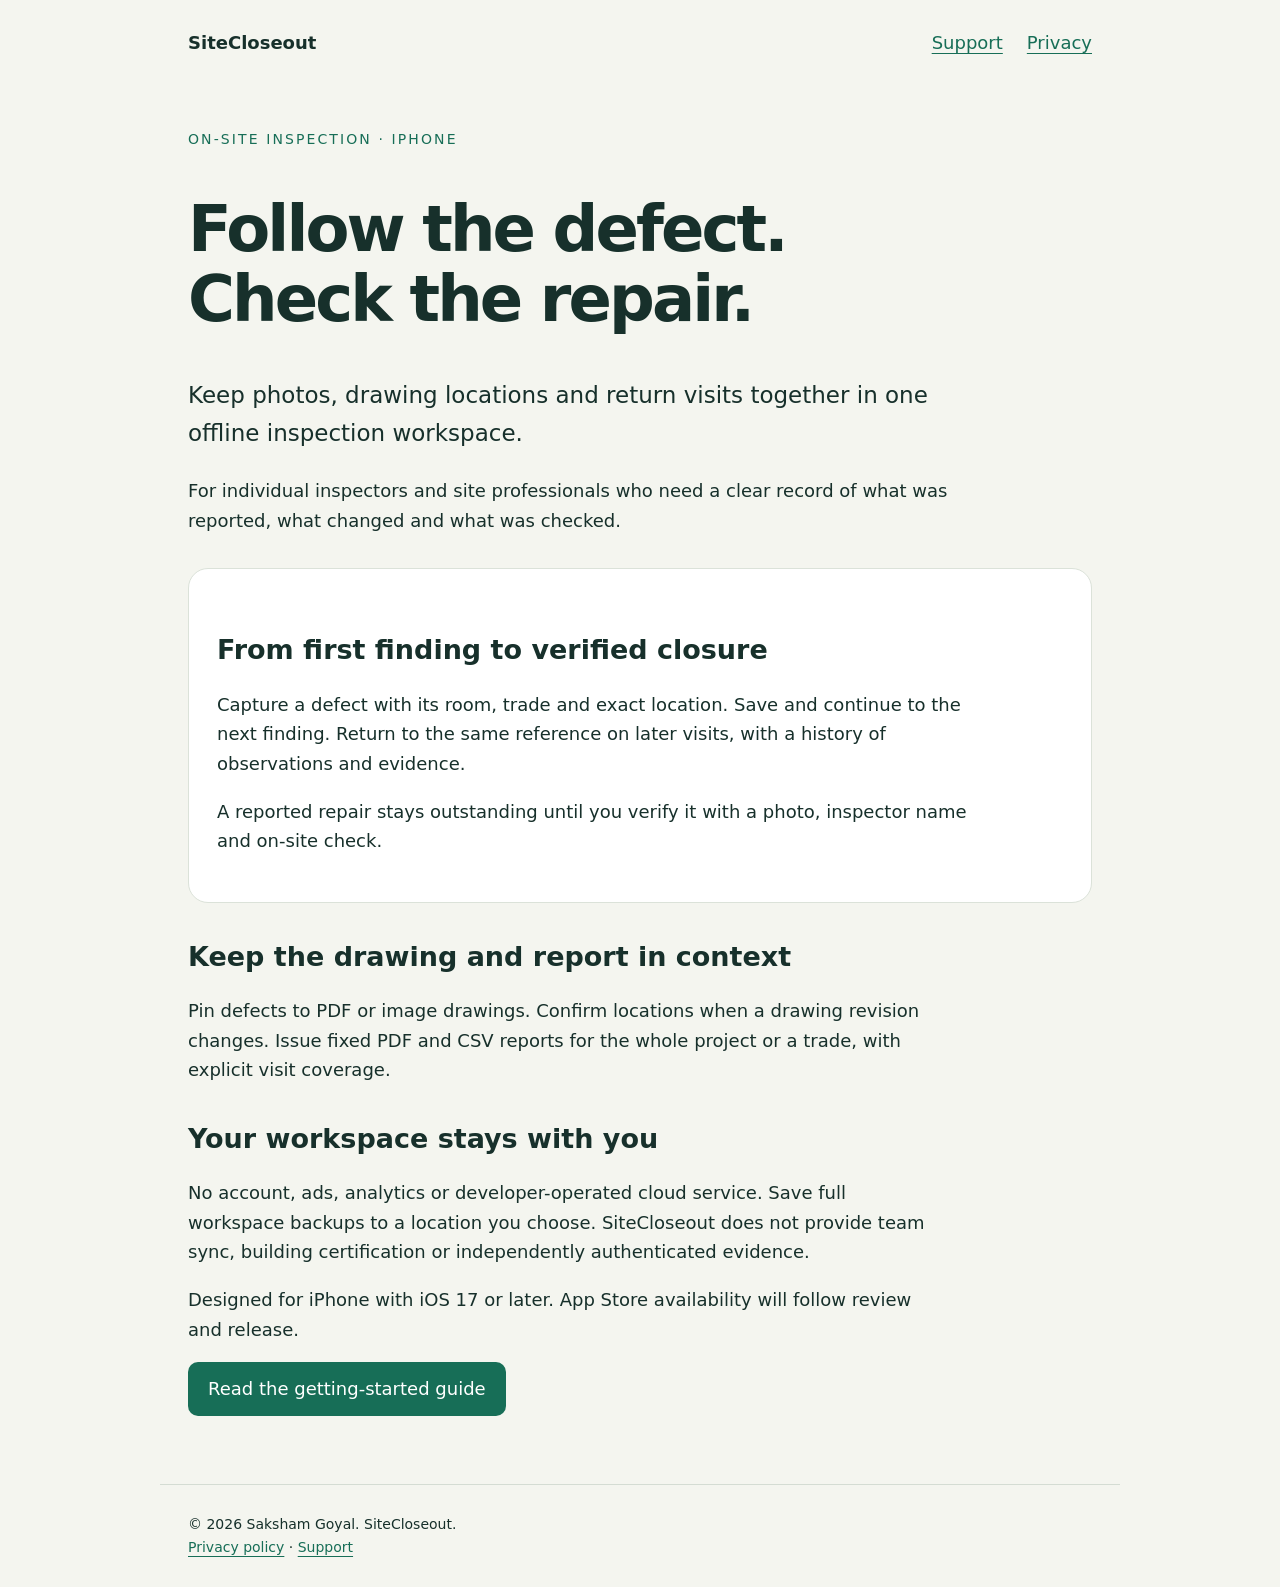
<file: index.html>
<!doctype html><html lang="en"><head><meta charset="utf-8"><meta name="viewport" content="width=device-width,initial-scale=1"><title>SiteCloseout — Inspection records that follow the repair</title><meta name="description" content="An offline iPhone workspace for site defects, return visits, drawing pins and inspection reports."><link rel="stylesheet" href="style.css"></head><body><header><strong>SiteCloseout</strong><nav aria-label="Main"><a href="support.html">Support</a><a href="privacy.html">Privacy</a></nav></header><main><p class="eyebrow">On-site inspection · iPhone</p><h1>Follow the defect.<br>Check the repair.</h1><p class="lead">Keep photos, drawing locations and return visits together in one offline inspection workspace.</p><p>For individual inspectors and site professionals who need a clear record of what was reported, what changed and what was checked.</p><div class="card"><h2>From first finding to verified closure</h2><p>Capture a defect with its room, trade and exact location. Save and continue to the next finding. Return to the same reference on later visits, with a history of observations and evidence.</p><p>A reported repair stays outstanding until you verify it with a photo, inspector name and on-site check.</p></div><h2>Keep the drawing and report in context</h2><p>Pin defects to PDF or image drawings. Confirm locations when a drawing revision changes. Issue fixed PDF and CSV reports for the whole project or a trade, with explicit visit coverage.</p><h2>Your workspace stays with you</h2><p>No account, ads, analytics or developer-operated cloud service. Save full workspace backups to a location you choose. SiteCloseout does not provide team sync, building certification or independently authenticated evidence.</p><p>Designed for iPhone with iOS 17 or later. App Store availability will follow review and release.</p><a class="button" href="support.html">Read the getting-started guide</a></main><footer>© 2026 Saksham Goyal. SiteCloseout.<br><a href="privacy.html">Privacy policy</a> · <a href="support.html">Support</a></footer></body></html>
</file>
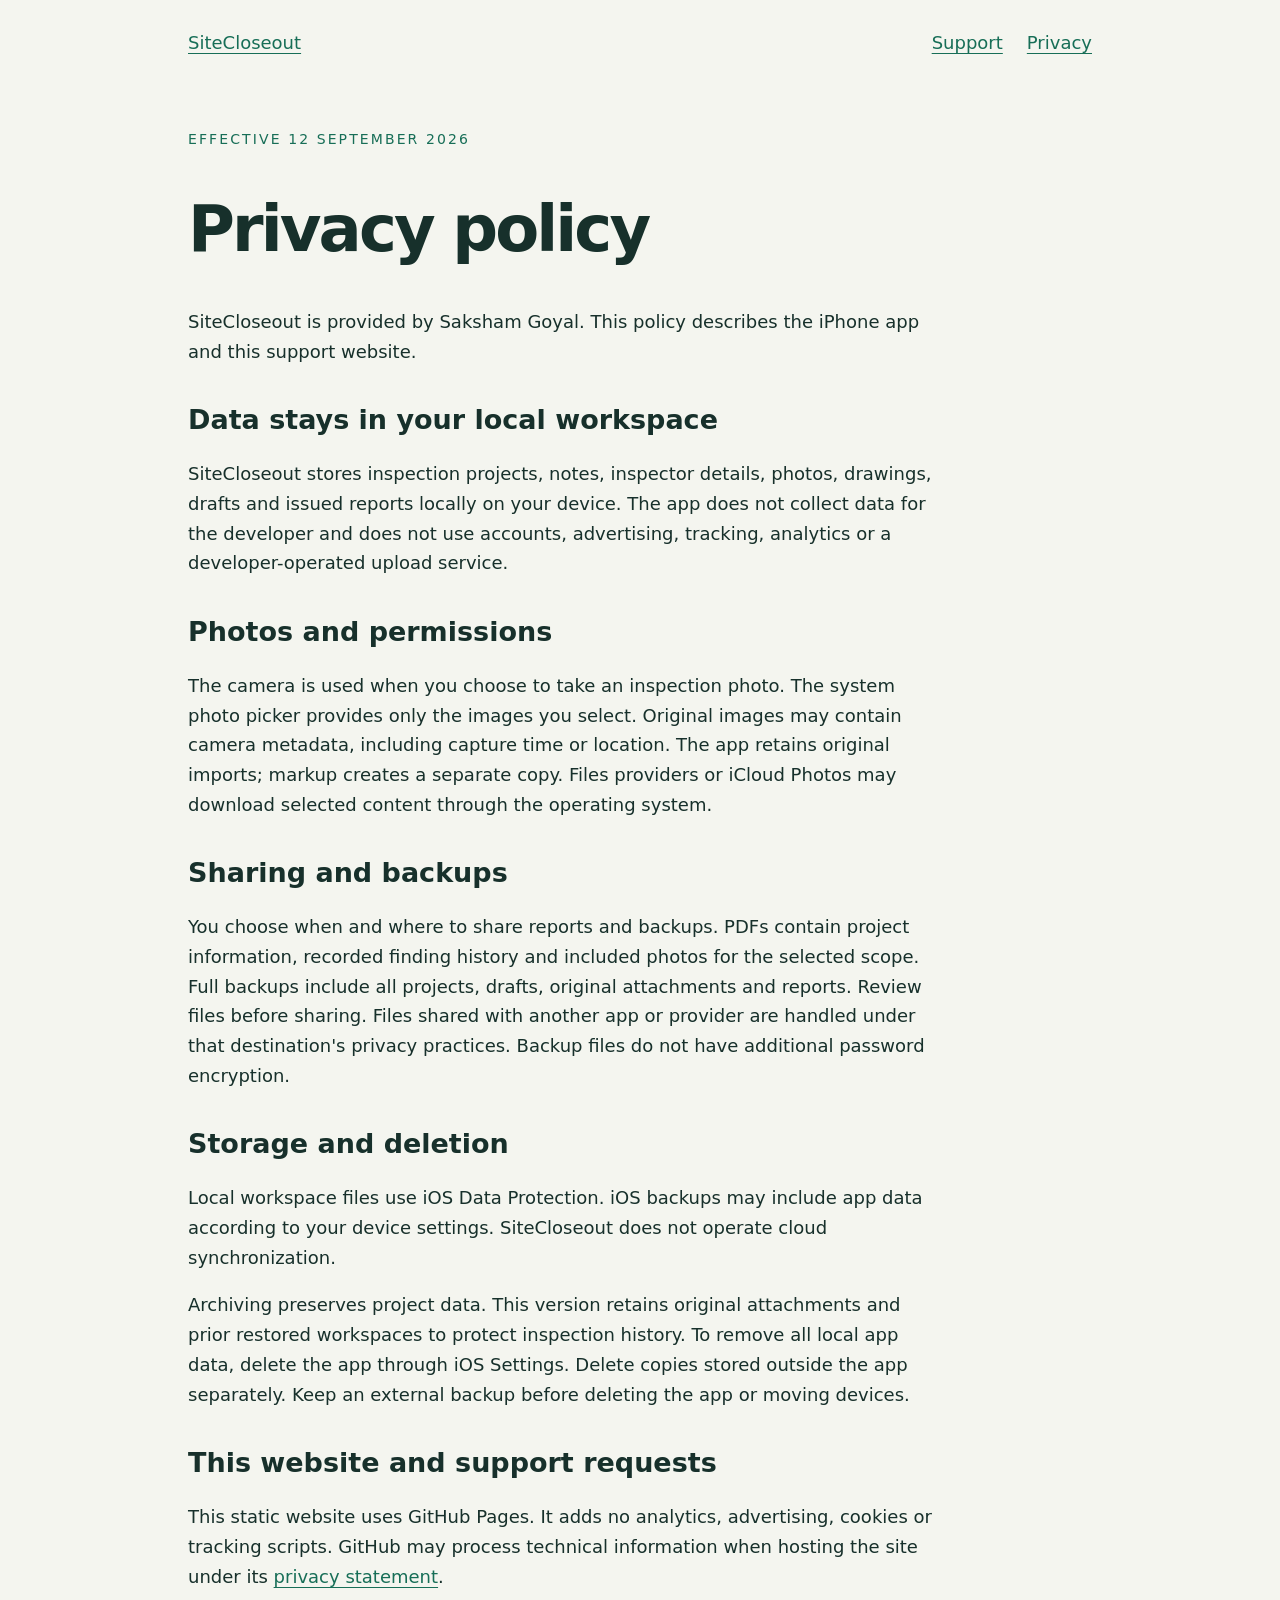
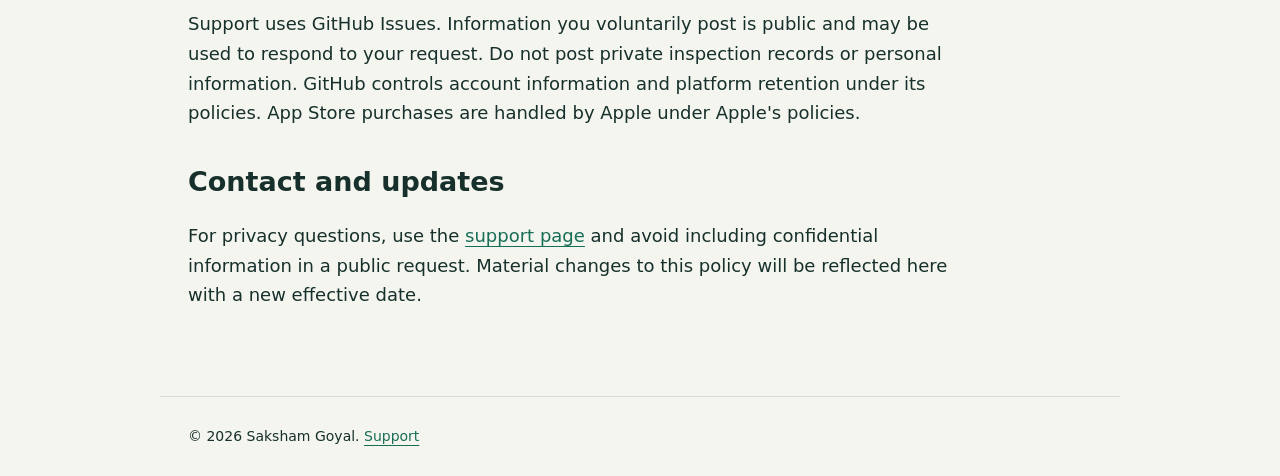
<file: privacy.html>
<!doctype html><html lang="en"><head><meta charset="utf-8"><meta name="viewport" content="width=device-width,initial-scale=1"><title>SiteCloseout Privacy Policy</title><link rel="stylesheet" href="style.css"></head><body><header><a href="index.html">SiteCloseout</a><nav aria-label="Main"><a href="support.html">Support</a><a href="privacy.html" aria-current="page">Privacy</a></nav></header><main><p class="eyebrow">Effective 12 September 2026</p><h1>Privacy policy</h1><p>SiteCloseout is provided by Saksham Goyal. This policy describes the iPhone app and this support website.</p><h2>Data stays in your local workspace</h2><p>SiteCloseout stores inspection projects, notes, inspector details, photos, drawings, drafts and issued reports locally on your device. The app does not collect data for the developer and does not use accounts, advertising, tracking, analytics or a developer-operated upload service.</p><h2>Photos and permissions</h2><p>The camera is used when you choose to take an inspection photo. The system photo picker provides only the images you select. Original images may contain camera metadata, including capture time or location. The app retains original imports; markup creates a separate copy. Files providers or iCloud Photos may download selected content through the operating system.</p><h2>Sharing and backups</h2><p>You choose when and where to share reports and backups. PDFs contain project information, recorded finding history and included photos for the selected scope. Full backups include all projects, drafts, original attachments and reports. Review files before sharing. Files shared with another app or provider are handled under that destination's privacy practices. Backup files do not have additional password encryption.</p><h2>Storage and deletion</h2><p>Local workspace files use iOS Data Protection. iOS backups may include app data according to your device settings. SiteCloseout does not operate cloud synchronization.</p><p>Archiving preserves project data. This version retains original attachments and prior restored workspaces to protect inspection history. To remove all local app data, delete the app through iOS Settings. Delete copies stored outside the app separately. Keep an external backup before deleting the app or moving devices.</p><h2>This website and support requests</h2><p>This static website uses GitHub Pages. It adds no analytics, advertising, cookies or tracking scripts. GitHub may process technical information when hosting the site under its <a href="https://docs.github.com/en/site-policy/privacy-policies/github-general-privacy-statement">privacy statement</a>.</p><p>Support uses GitHub Issues. Information you voluntarily post is public and may be used to respond to your request. Do not post private inspection records or personal information. GitHub controls account information and platform retention under its policies. App Store purchases are handled by Apple under Apple's policies.</p><h2>Contact and updates</h2><p>For privacy questions, use the <a href="support.html">support page</a> and avoid including confidential information in a public request. Material changes to this policy will be reflected here with a new effective date.</p></main><footer>© 2026 Saksham Goyal. <a href="support.html">Support</a></footer></body></html>
</file>
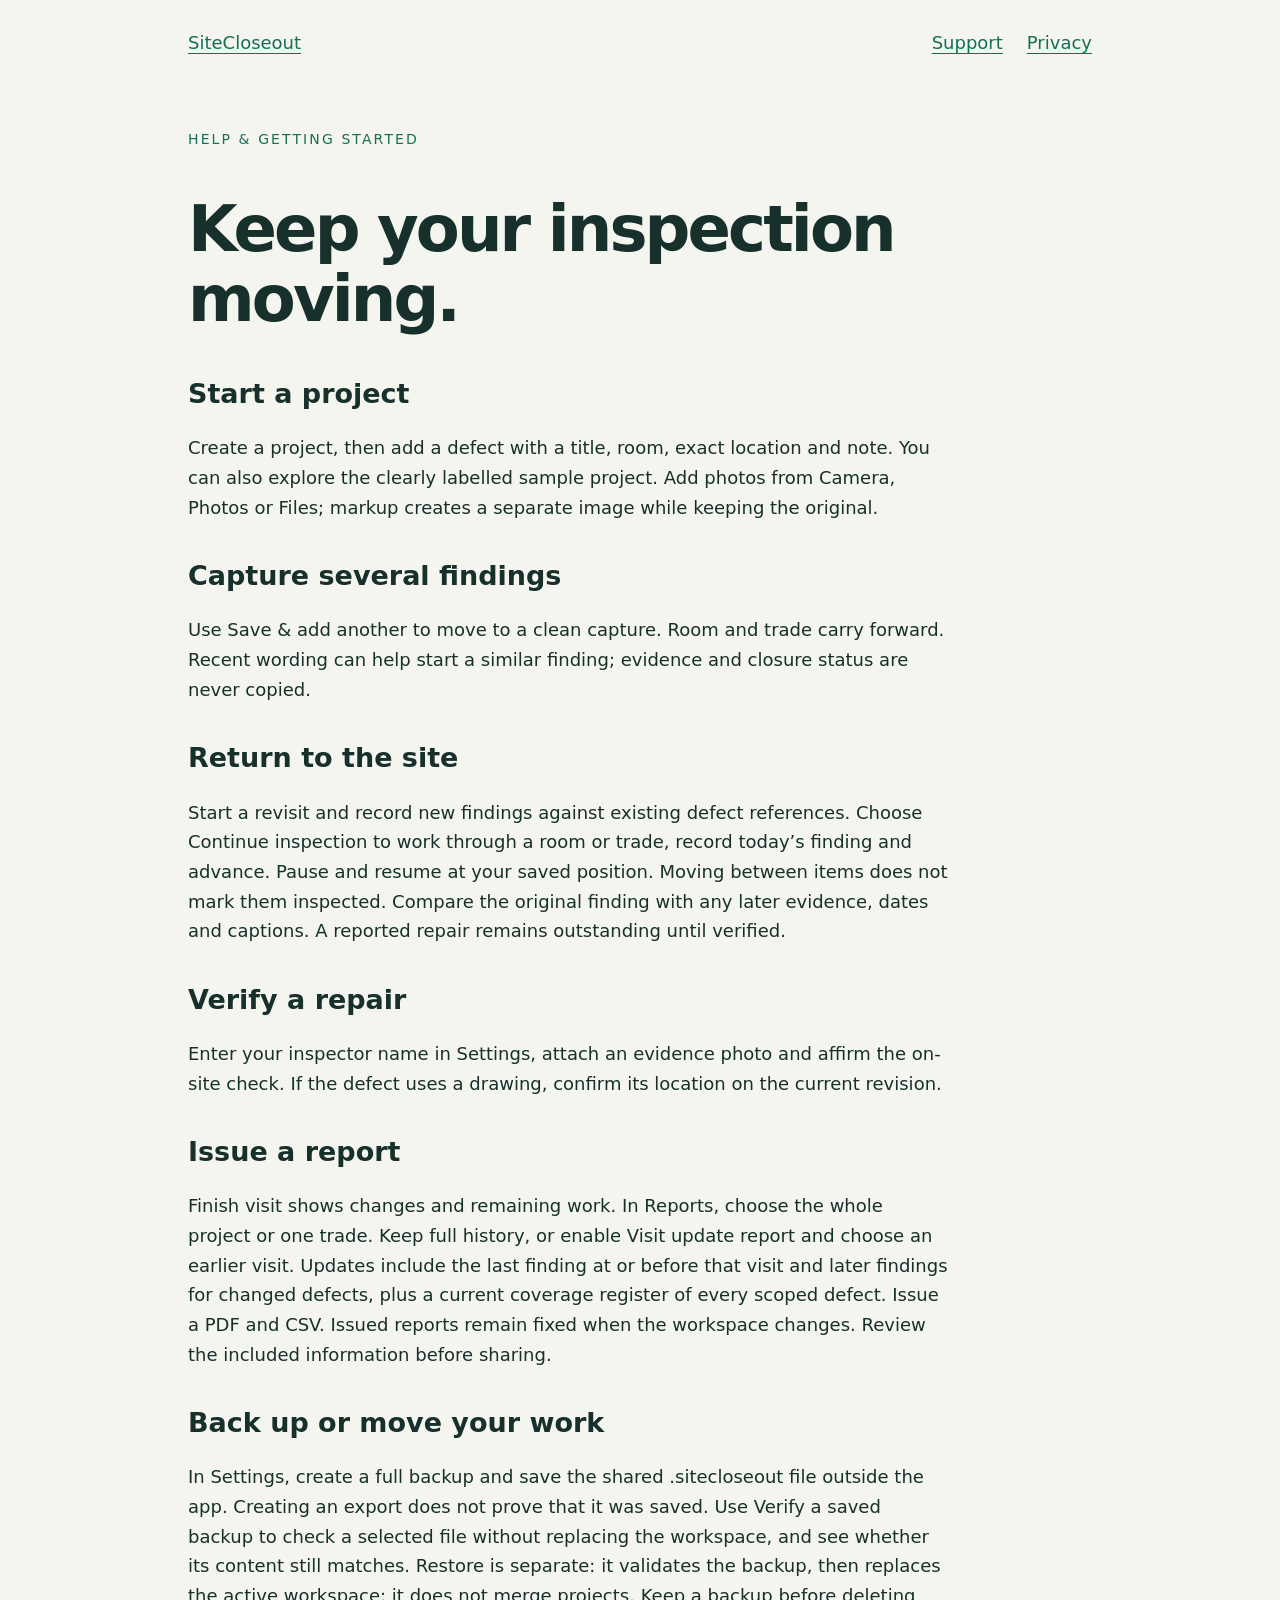
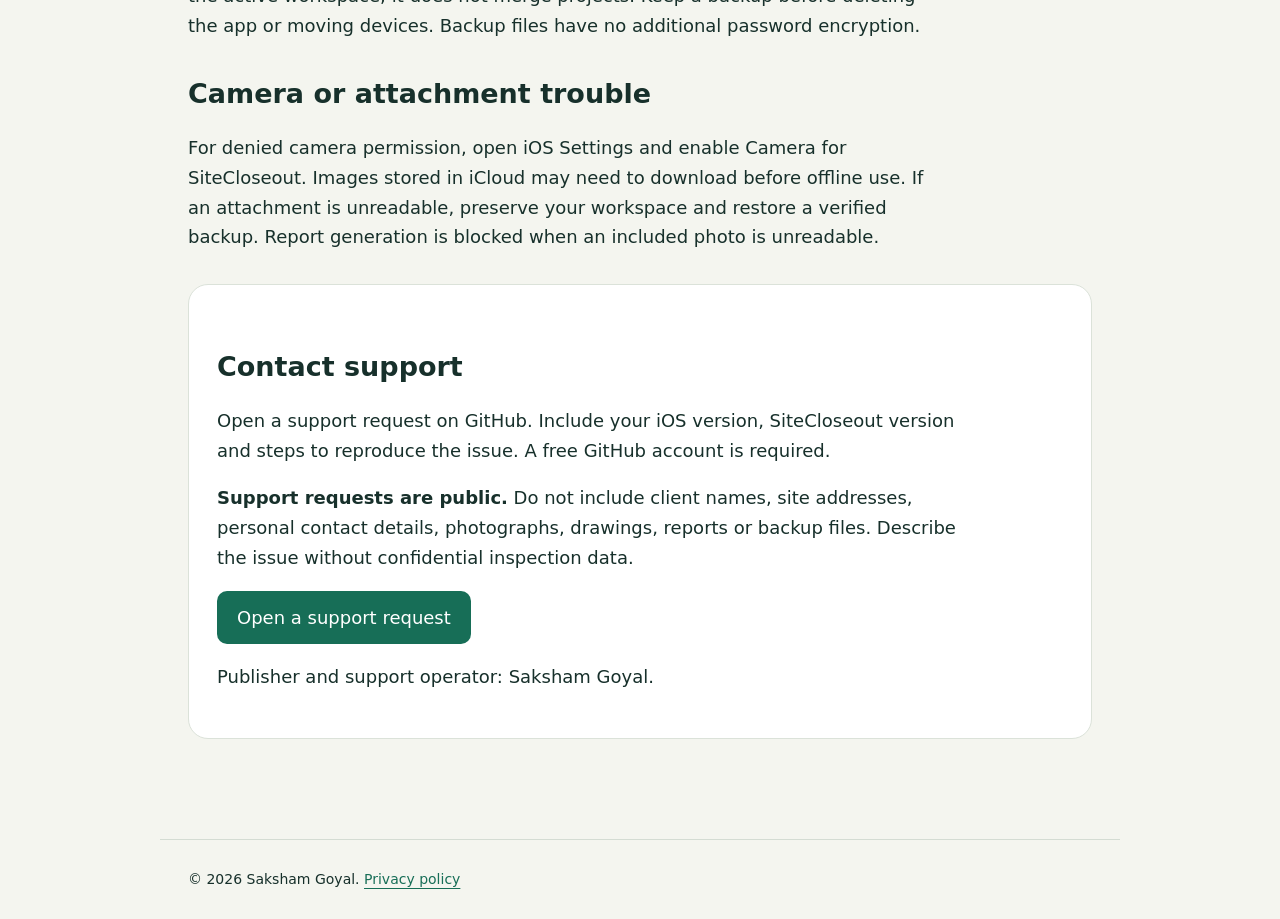
<file: support.html>
<!doctype html><html lang="en"><head><meta charset="utf-8"><meta name="viewport" content="width=device-width,initial-scale=1"><title>SiteCloseout Support</title><link rel="stylesheet" href="style.css"></head><body><header><a href="index.html">SiteCloseout</a><nav aria-label="Main"><a href="support.html" aria-current="page">Support</a><a href="privacy.html">Privacy</a></nav></header><main><p class="eyebrow">Help &amp; getting started</p><h1>Keep your inspection moving.</h1><h2>Start a project</h2><p>Create a project, then add a defect with a title, room, exact location and note. You can also explore the clearly labelled sample project. Add photos from Camera, Photos or Files; markup creates a separate image while keeping the original.</p><h2>Capture several findings</h2><p>Use Save &amp; add another to move to a clean capture. Room and trade carry forward. Recent wording can help start a similar finding; evidence and closure status are never copied.</p><h2>Return to the site</h2><p>Start a revisit and record new findings against existing defect references. Choose Continue inspection to work through a room or trade, record today’s finding and advance. Pause and resume at your saved position. Moving between items does not mark them inspected. Compare the original finding with any later evidence, dates and captions. A reported repair remains outstanding until verified.</p><h2>Verify a repair</h2><p>Enter your inspector name in Settings, attach an evidence photo and affirm the on-site check. If the defect uses a drawing, confirm its location on the current revision.</p><h2>Issue a report</h2><p>Finish visit shows changes and remaining work. In Reports, choose the whole project or one trade. Keep full history, or enable Visit update report and choose an earlier visit. Updates include the last finding at or before that visit and later findings for changed defects, plus a current coverage register of every scoped defect. Issue a PDF and CSV. Issued reports remain fixed when the workspace changes. Review the included information before sharing.</p><h2>Back up or move your work</h2><p>In Settings, create a full backup and save the shared .sitecloseout file outside the app. Creating an export does not prove that it was saved. Use Verify a saved backup to check a selected file without replacing the workspace, and see whether its content still matches. Restore is separate: it validates the backup, then replaces the active workspace; it does not merge projects. Keep a backup before deleting the app or moving devices. Backup files have no additional password encryption.</p><h2>Camera or attachment trouble</h2><p>For denied camera permission, open iOS Settings and enable Camera for SiteCloseout. Images stored in iCloud may need to download before offline use. If an attachment is unreadable, preserve your workspace and restore a verified backup. Report generation is blocked when an included photo is unreadable.</p><div class="card"><h2>Contact support</h2><p>Open a support request on GitHub. Include your iOS version, SiteCloseout version and steps to reproduce the issue. A free GitHub account is required.</p><p><strong>Support requests are public.</strong> Do not include client names, site addresses, personal contact details, photographs, drawings, reports or backup files. Describe the issue without confidential inspection data.</p><a class="button" href="https://github.com/saksham2599/sitecloseout-support/issues/new">Open a support request</a><p>Publisher and support operator: Saksham Goyal.</p></div></main><footer>© 2026 Saksham Goyal. <a href="privacy.html">Privacy policy</a></footer></body></html>
</file>
<file: style.css>
:root{color-scheme:light;--ink:#17302b;--accent:#176e57;--paper:#f4f5ef}*{box-sizing:border-box}body{margin:0;background:var(--paper);color:var(--ink);font:18px/1.65 system-ui,-apple-system,sans-serif}header,main,footer{max-width:960px;margin:auto;padding:28px}header{display:flex;justify-content:space-between;gap:24px;flex-wrap:wrap}nav{display:flex;gap:24px}a{color:var(--accent);text-underline-offset:4px}h1{font-size:clamp(2.4rem,6vw,4rem);line-height:1.1;letter-spacing:-.045em;max-width:800px}h2{line-height:1.25;margin-top:2.3rem}p,li{max-width:760px}strong{font-weight:650}.eyebrow{font-size:14px;letter-spacing:.15em;text-transform:uppercase;color:var(--accent)}.lead{font-size:23px}.card{background:white;border:1px solid #dbe2d9;border-radius:20px;padding:28px;margin:32px 0}.button{display:inline-block;background:var(--accent);color:white;border-radius:10px;padding:12px 20px;text-decoration:none}footer{font-size:14px;border-top:1px solid #d4dcd3;margin-top:40px}a:focus-visible{outline:3px solid #be6618;outline-offset:5px}@media(max-width:500px){header,main,footer{padding:20px}.card{padding:20px}nav{gap:16px}}
</file>
